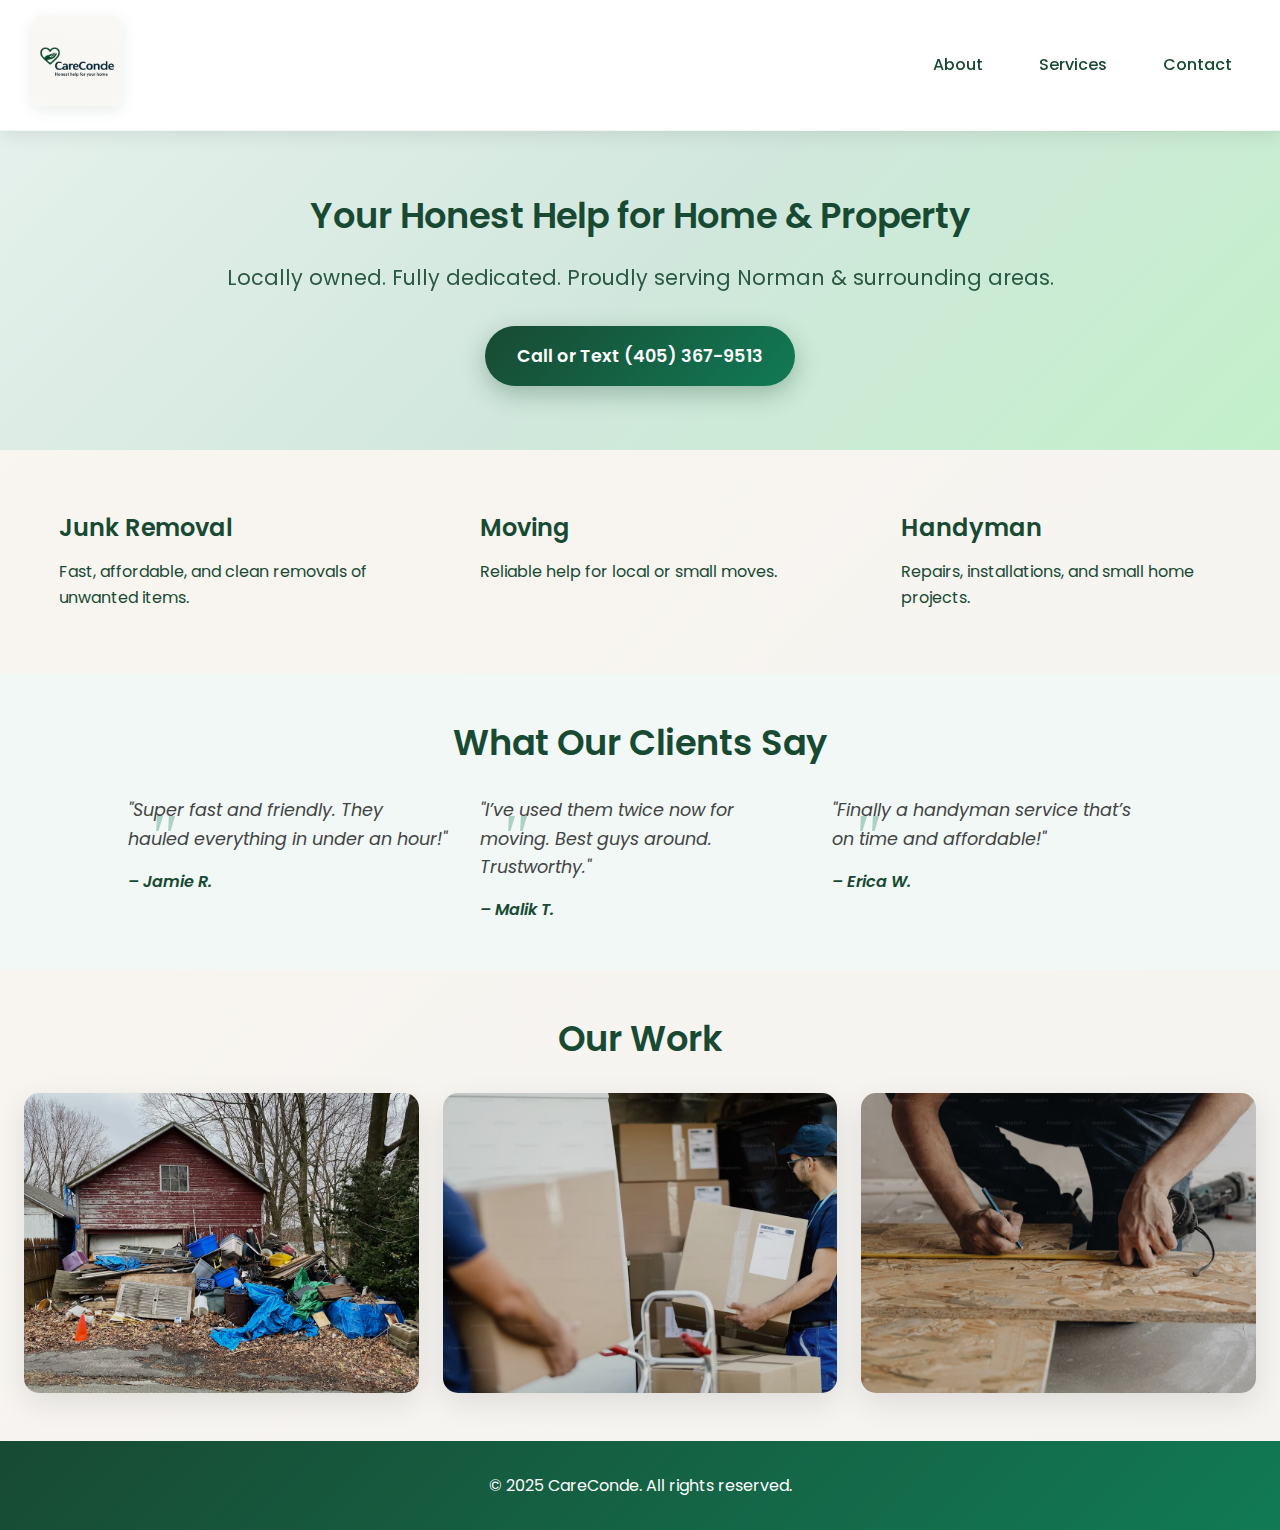
<file: index.html>
<!DOCTYPE html>
<html lang="en">
  <head>
    <meta charset="UTF-8" />
    <meta name="viewport" content="width=device-width, initial-scale=1.0" />
    <title>CareConde | Honest Help for Your Home</title>
    <link rel="stylesheet" href="css/styles.css" />
    <link
      href="https://fonts.googleapis.com/css2?family=Poppins:wght@400;600&display=swap"
      rel="stylesheet"
    />
    <meta
      name="description"
      content="CareConde is your honest help for junk removal, moving, and handyman services in Norman, OK and surrounding areas. Locally owned, fully dedicated."
    />
    <meta
      name="keywords"
      content="junk removal Norman OK, moving help Oklahoma, handyman Norman, CareConde, furniture assembly, remodeling, local services"
    />
  </head>
  <body>
    <header class="navbar">
      <div class="logo">
        <img src="assets/images/IMG_5805.jpeg" alt="CareConde Logo" />
      </div>
      <nav>
        <div class="hamburger" id="hamburger">&#9776;</div>
        <ul class="nav-links" id="navLinks">
          <li><a href="about.html">About</a></li>
          <li><a href="services.html">Services</a></li>
          <li><a href="contact.html">Contact</a></li>
        </ul>
      </nav>
    </header>

    <section class="hero">
      <div class="hero-text">
        <h2>Your Honest Help for Home & Property</h2>
        <p>
          Locally owned. Fully dedicated. Proudly serving Norman & surrounding
          areas.
        </p>
        <a class="cta-button" href="tel:4053679513"
          >Call or Text (405) 367-9513</a
        >
      </div>
    </section>

    <section class="services-preview">
      <div class="service-card">
        <h3>Junk Removal</h3>
        <p>Fast, affordable, and clean removals of unwanted items.</p>
      </div>
      <div class="service-card">
        <h3>Moving</h3>
        <p>Reliable help for local or small moves.</p>
      </div>
      <div class="service-card">
        <h3>Handyman</h3>
        <p>Repairs, installations, and small home projects.</p>
      </div>
    </section>

    <section style="background-color: #f1f8f5; padding: 3rem 1.5rem">
      <h2 style="text-align: center; margin-bottom: 2rem">
        What Our Clients Say
      </h2>
      <div
        style="
          display: flex;
          flex-wrap: wrap;
          justify-content: center;
          gap: 2rem;
        "
      >
        <div class="testimonial-card">
          <p>
            "Super fast and friendly. They hauled everything in under an hour!"
          </p>
          <strong>– Jamie R.</strong>
        </div>
        <div class="testimonial-card">
          <p>
            "I’ve used them twice now for moving. Best guys around.
            Trustworthy."
          </p>
          <strong>– Malik T.</strong>
        </div>
        <div class="testimonial-card">
          <p>"Finally a handyman service that’s on time and affordable!"</p>
          <strong>– Erica W.</strong>
        </div>
      </div>
    </section>

    <section style="padding: 3rem 1.5rem">
      <h2 style="text-align: center; margin-bottom: 2rem">Our Work</h2>
      <div class="gallery-grid">
        <img
          src="assets/images/photo-1584786454449-ecc77738684c.avif"
          alt="Junk removal before/after"
        />
        <img
          src="assets/images/premium_photo-1661409078904-42334551db0c.avif"
          alt="Moving job"
        />
        <img
          src="assets/images/premium_photo-1682597001042-c130c0627a7e.avif"
          alt="Handyman fix"
        />
      </div>
    </section>

    <footer>
      <p>&copy; 2025 CareConde. All rights reserved.</p>
    </footer>

    <script src="js/script.js"></script>
    <script>
      // Hamburger toggle
      document.getElementById("hamburger").addEventListener("click", () => {
        document.getElementById("navLinks").classList.toggle("active");
      });

      // Highlight current page in nav
      const navLinks = document.querySelectorAll(".nav-links a");
      navLinks.forEach((link) => {
        if (link.href === window.location.href) {
          link.classList.add("active-link");
        }
      });
    </script>
  </body>
</html>
</file>
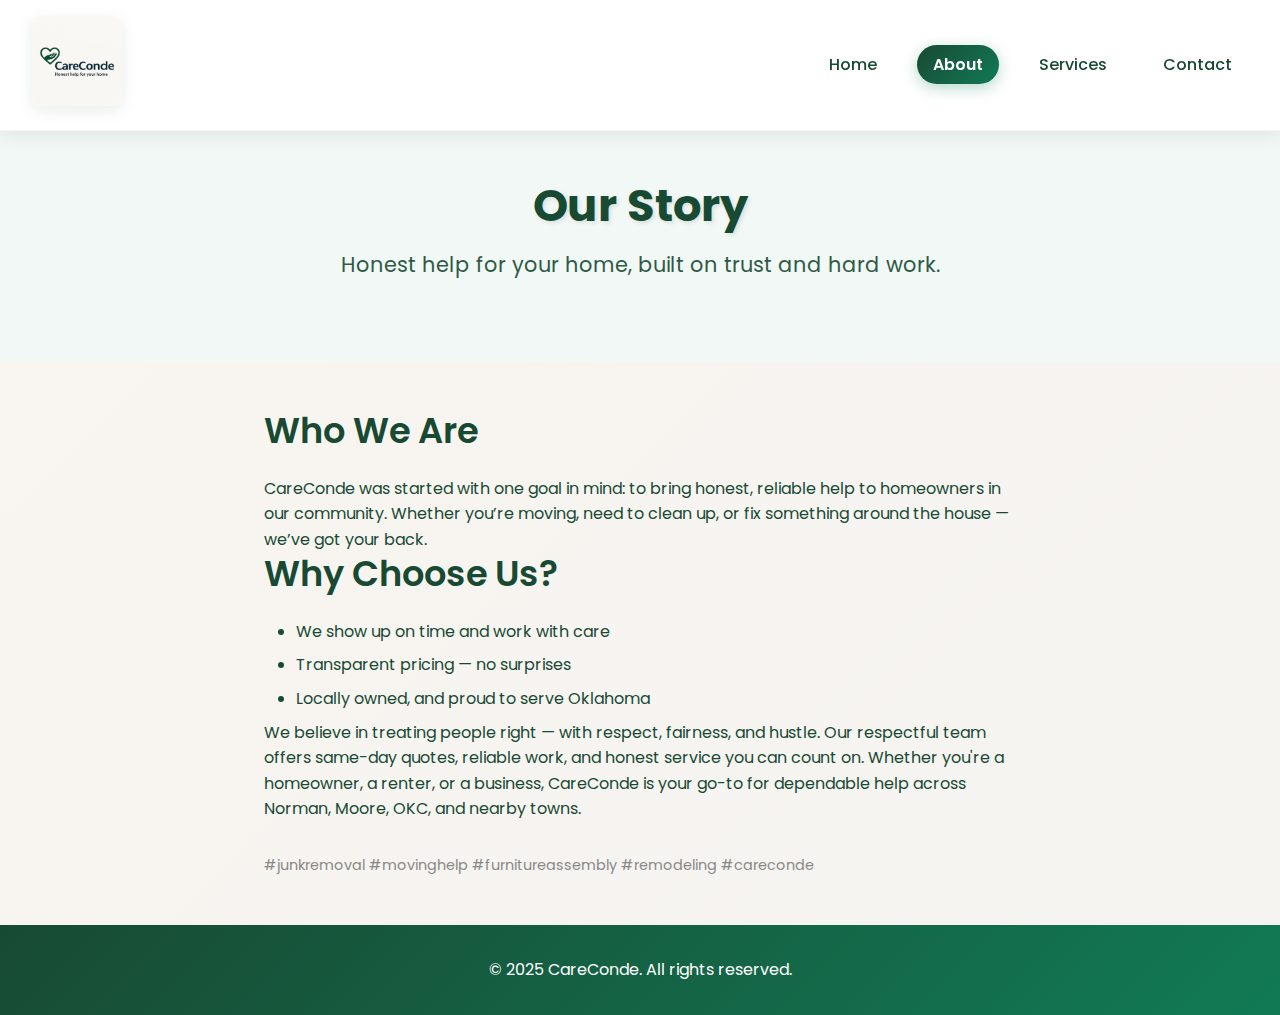
<file: about.html>
<!DOCTYPE html>
<html lang="en">
  <head>
    <meta charset="UTF-8" />
    <meta name="viewport" content="width=device-width, initial-scale=1.0" />
    <title>About | CareConde</title>
    <link rel="stylesheet" href="css/styles.css" />
    <link rel="preconnect" href="https://fonts.googleapis.com" />
    <link rel="preconnect" href="https://fonts.gstatic.com" crossorigin />
    <link
      href="https://fonts.googleapis.com/css2?family=Poppins:wght@400;600&display=swap"
      rel="stylesheet"
    />
    <meta
      name="description"
      content="Learn about CareConde, a locally-owned business dedicated to providing honest junk removal, moving, and handyman services in Norman, OK."
    />
    <meta
      name="keywords"
      content="about CareConde, honest help Norman, local handyman, reliable movers Oklahoma"
    />
  </head>
  <body>
    <header class="navbar">
      <div class="logo">
        <img src="assets/images/IMG_5805.jpeg" alt="CareConde Logo" />
      </div>
      <nav>
        <button
          class="hamburger"
          id="hamburger"
          aria-label="Toggle navigation"
          aria-expanded="false"
        >
          &#9776;
        </button>
        <ul class="nav-links" id="navLinks">
          <li><a href="index.html">Home</a></li>
          <li><a href="about.html">About</a></li>
          <li><a href="services.html">Services</a></li>
          <li><a href="contact.html">Contact</a></li>
        </ul>
      </nav>
    </header>

    <main>
      <section class="hero-small">
        <div class="hero-text">
          <h1>Our Story</h1>
          <p>Honest help for your home, built on trust and hard work.</p>
        </div>
      </section>

      <section class="content-page">
        <h2>Who We Are</h2>
        <p>
          CareConde was started with one goal in mind: to bring honest, reliable
          help to homeowners in our community. Whether you’re moving, need to
          clean up, or fix something around the house — we’ve got your back.
        </p>

        <h2>Why Choose Us?</h2>
        <ul class="feature-list">
          <li>We show up on time and work with care</li>
          <li>Transparent pricing — no surprises</li>
          <li>Locally owned, and proud to serve Oklahoma</li>
        </ul>

        <p>
          We believe in treating people right — with respect, fairness, and
          hustle. Our respectful team offers same-day quotes, reliable work, and
          honest service you can count on. Whether you're a homeowner, a renter,
          or a business, CareConde is your go-to for dependable help across
          Norman, Moore, OKC, and nearby towns.
        </p>

        <div class="hashtags">
          #junkremoval #movinghelp #furnitureassembly #remodeling #careconde
        </div>
      </section>
    </main>

    <footer>
      <p>&copy; 2025 CareConde. All rights reserved.</p>
    </footer>

    <script src="js/script.js"></script>
  </body>
</html>
</file>
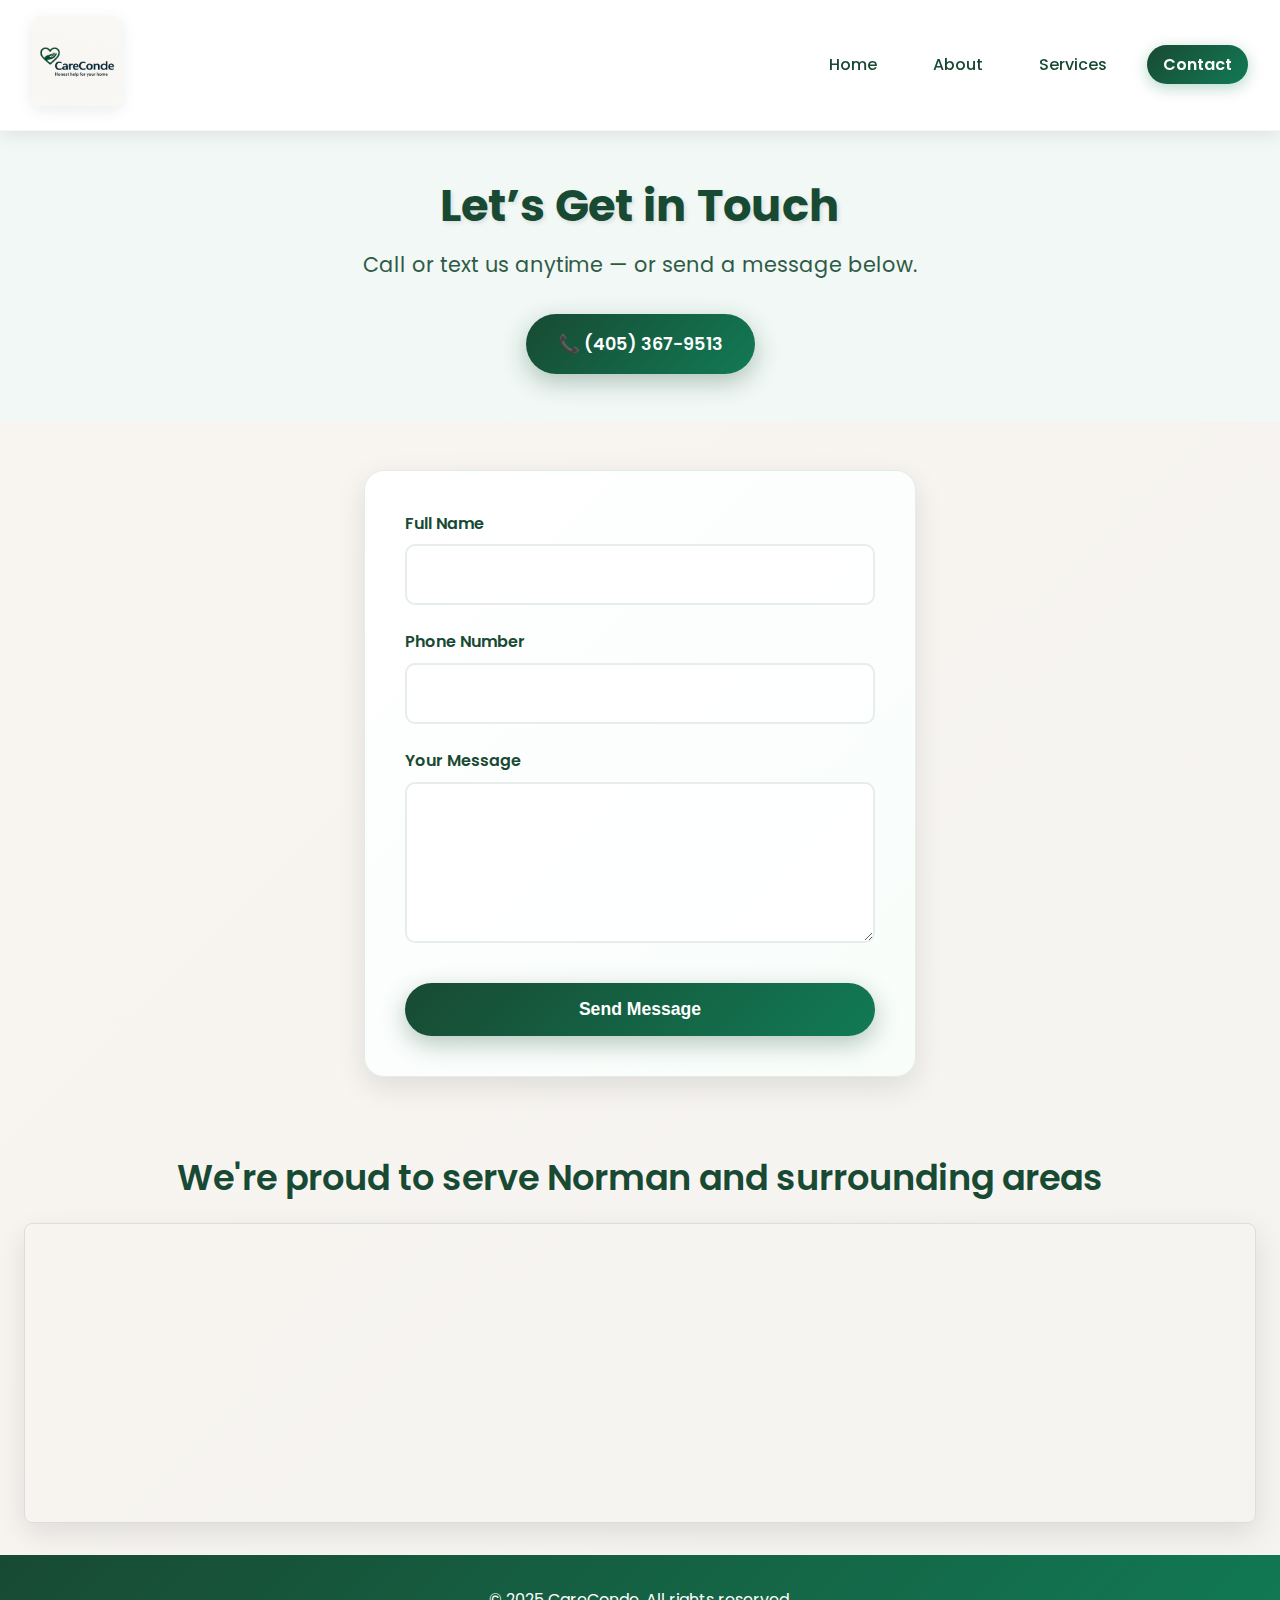
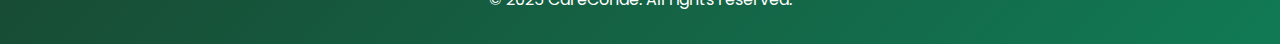
<file: contact.html>
<!DOCTYPE html>
<html lang="en">
  <head>
    <meta charset="UTF-8" />
    <meta name="viewport" content="width=device-width, initial-scale=1.0" />
    <title>Contact | CareConde</title>
    <link rel="stylesheet" href="css/styles.css" />
    <link rel="preconnect" href="https://fonts.googleapis.com" />
    <link rel="preconnect" href="https://fonts.gstatic.com" crossorigin />
    <link
      href="https://fonts.googleapis.com/css2?family=Poppins:wght@400;600&display=swap"
      rel="stylesheet"
    />
    <meta
      name="description"
      content="Contact CareConde for a free quote on junk removal, moving, or handyman services in the Norman, OK area. Call, text, or send us a message!"
    />
    <meta
      name="keywords"
      content="contact CareConde, get a quote, free estimate, Norman OK services, phone number"
    />
  </head>

  <body>
    <header class="navbar">
      <div class="logo">
        <img src="assets/images/IMG_5805.jpeg" alt="CareConde Logo" />
      </div>
      <nav>
        <button
          class="hamburger"
          id="hamburger"
          aria-label="Toggle navigation"
          aria-expanded="false"
        >
          &#9776;
        </button>
        <ul class="nav-links" id="navLinks">
          <li><a href="index.html">Home</a></li>
          <li><a href="about.html">About</a></li>
          <li><a href="services.html">Services</a></li>
          <li><a href="contact.html">Contact</a></li>
        </ul>
      </nav>
    </header>

    <main>
      <section class="hero-small">
        <div class="hero-text">
          <h1>Let’s Get in Touch</h1>
          <p>Call or text us anytime — or send a message below.</p>
          <a class="cta-button" href="tel:4053679513"
            ><span aria-hidden="true">📞</span> (405) 367-9513</a
          >
        </div>
      </section>

      <section class="contact-form-section">
        <form id="contactForm" name="contact" data-netlify="true">
          <label for="name">Full Name</label>
          <input type="text" id="name" name="name" required />

          <label for="phone">Phone Number</label>
          <input type="tel" id="phone" name="phone" required />

          <label for="message">Your Message</label>
          <textarea id="message" name="message" rows="5" required></textarea>

          <button type="submit" class="cta-button">Send Message</button>
        </form>
      </section>

      <section class="service-area-section">
        <h2>We're proud to serve Norman and surrounding areas</h2>
        <div class="map-container">
          <iframe
            src="https://www.google.com/maps/embed?pb=!1m18!1m12!1m3!1d104573.28722151755!2d-97.52521568288593!3d35.222599900000004!2m3!1f0!2f0!3f0!3m2!1i1024!2i768!4f13.1!3m3!1m2!1s0x87b2685a53915555%3A0x24b6524581979331!2sNorman%2C%20OK!5e0!3m2!1sen!2sus!4v1672531234567!5m2!1sen!2sus"
            width="100%"
            height="100%"
            style="border: 0"
            allowfullscreen=""
            loading="lazy"
            referrerpolicy="no-referrer-when-downgrade"
            title="Map of CareConde service area centered on Norman, Oklahoma"
          ></iframe>
        </div>
      </section>
    </main>

    <footer>
      <p>© 2025 CareConde. All rights reserved.</p>
    </footer>

    <script src="js/script.js"></script>
  </body>
</html>
</file>
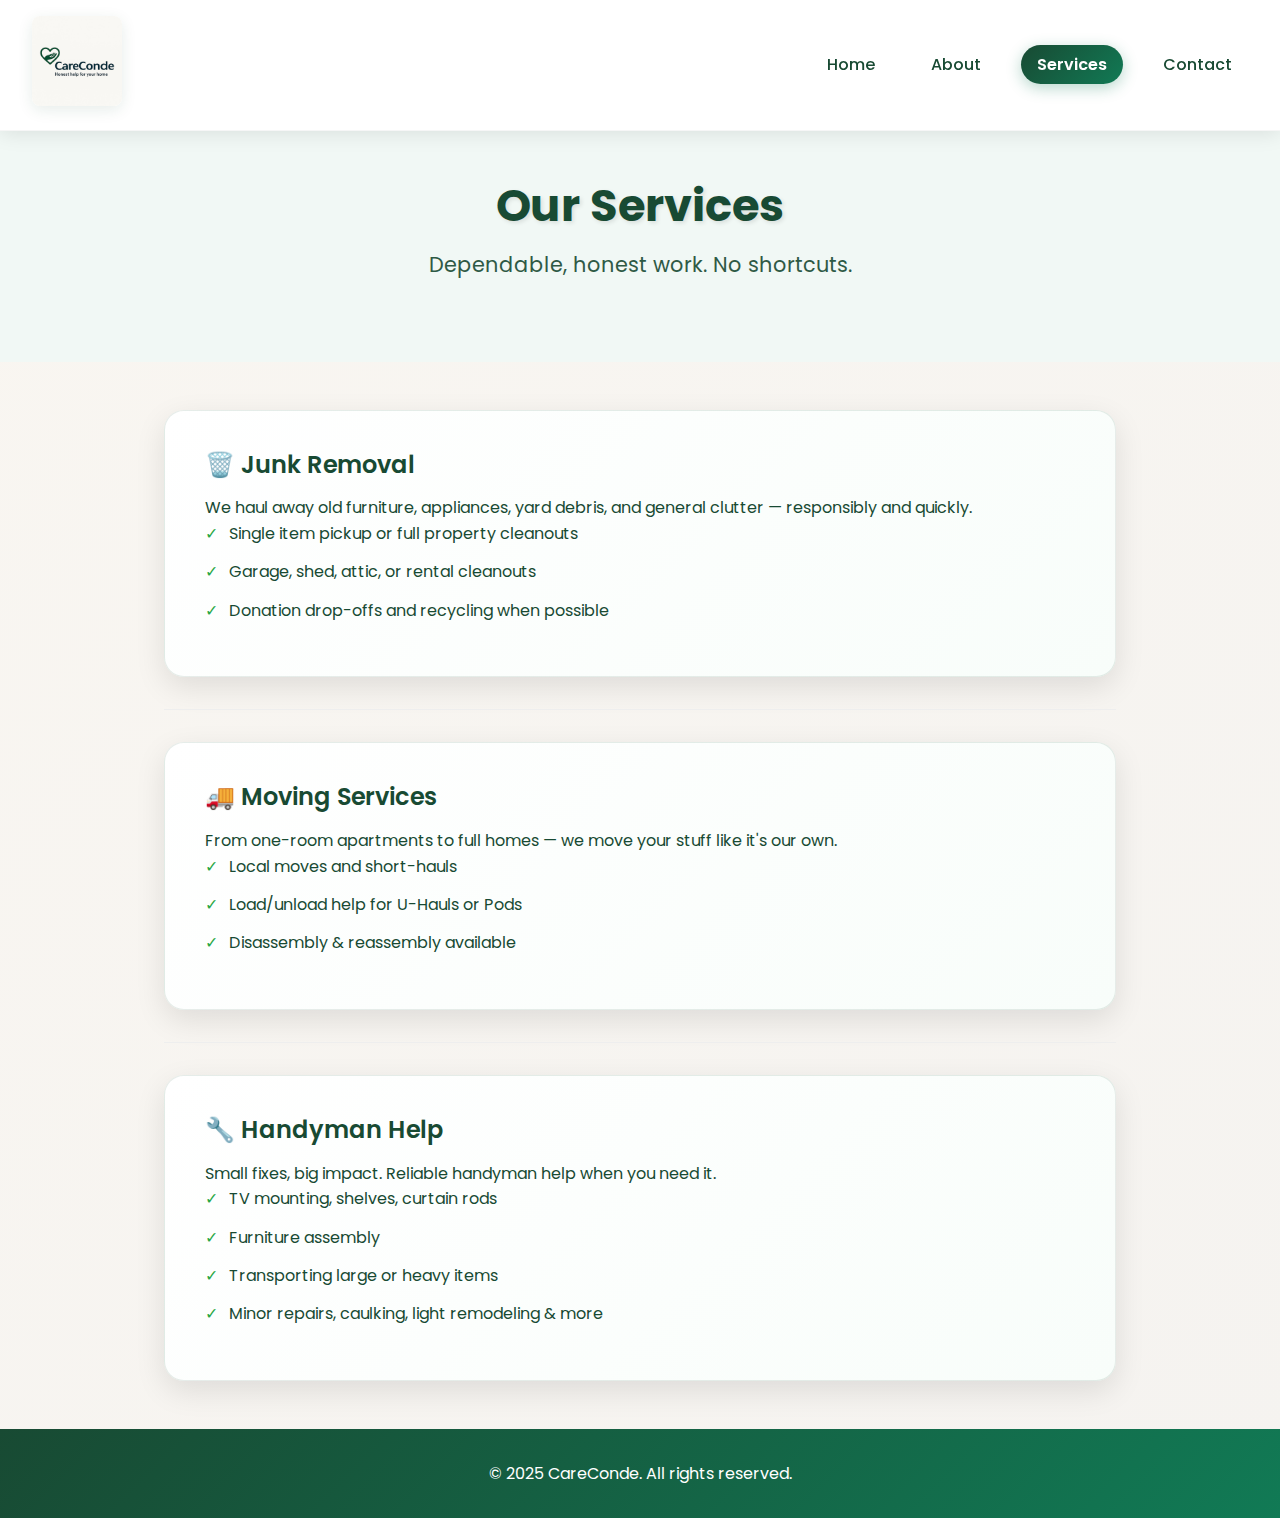
<file: services.html>
<!DOCTYPE html>
<html lang="en">
  <head>
    <meta charset="UTF-8" />
    <meta name="viewport" content="width=device-width, initial-scale=1.0" />
    <title>Services | CareConde</title>
    <link rel="stylesheet" href="css/styles.css" />
    <link rel="preconnect" href="https://fonts.googleapis.com" />
    <link rel="preconnect" href="https://fonts.gstatic.com" crossorigin />
    <link
      href="https://fonts.googleapis.com/css2?family=Poppins:wght@400;600&display=swap"
      rel="stylesheet"
    />
    <meta
      name="description"
      content="See our full list of services, including junk removal, local moving, and handyman help in Norman, Moore, OKC, and surrounding areas."
    />
    <meta
      name="keywords"
      content="services, junk removal, moving services, handyman, property cleanout, furniture assembly, local movers Norman OK"
    />
  </head>
  <body>
    <header class="navbar">
      <div class="logo">
        <img src="assets/images/IMG_5805.jpeg" alt="CareConde Logo" />
      </div>
      <nav>
        <button
          class="hamburger"
          id="hamburger"
          aria-label="Toggle navigation"
          aria-expanded="false"
        >
          &#9776;
        </button>
        <ul class="nav-links" id="navLinks">
          <li><a href="index.html">Home</a></li>
          <li><a href="about.html">About</a></li>
          <li><a href="services.html">Services</a></li>
          <li><a href="contact.html">Contact</a></li>
        </ul>
      </nav>
    </header>

    <main>
      <section class="hero-small">
        <div class="hero-text">
          <h1>Our Services</h1>
          <p>Dependable, honest work. No shortcuts.</p>
        </div>
      </section>

      <section class="services-page-content">
        <article class="service-detail">
          <h3><span aria-hidden="true">🗑️</span> Junk Removal</h3>
          <p>
            We haul away old furniture, appliances, yard debris, and general
            clutter — responsibly and quickly.
          </p>
          <ul class="feature-list">
            <li>Single item pickup or full property cleanouts</li>
            <li>Garage, shed, attic, or rental cleanouts</li>
            <li>Donation drop-offs and recycling when possible</li>
          </ul>
        </article>

        <hr class="section-divider" />

        <article class="service-detail">
          <h3><span aria-hidden="true">🚚</span> Moving Services</h3>
          <p>
            From one-room apartments to full homes — we move your stuff like
            it's our own.
          </p>
          <ul class="feature-list">
            <li>Local moves and short-hauls</li>
            <li>Load/unload help for U-Hauls or Pods</li>
            <li>Disassembly & reassembly available</li>
          </ul>
        </article>

        <hr class="section-divider" />

        <article class="service-detail">
          <h3><span aria-hidden="true">🔧</span> Handyman Help</h3>
          <p>
            Small fixes, big impact. Reliable handyman help when you need it.
          </p>
          <ul class="feature-list">
            <li>TV mounting, shelves, curtain rods</li>
            <li>Furniture assembly</li>
            <li>Transporting large or heavy items</li>
            <li>Minor repairs, caulking, light remodeling & more</li>
          </ul>
        </article>
      </section>
    </main>

    <footer>
      <p>&copy; 2025 CareConde. All rights reserved.</p>
    </footer>

    <script src="js/script.js"></script>
  </body>
</html>
</file>
<file: css/styles.css>
/* =================================== */
/* 0. SETUP & CUSTOM PROPERTIES (VARIABLES)
/* =================================== */
:root {
  /* Colors */
  --color-primary-dark: #184a33;
  --color-primary-light: #117a55;
  --color-accent: #28a745;
  --color-text: #444;
  --color-text-light: #555;
  --color-white: #fff;
  --color-background-light: #f8fdfa;
  --color-background-main: linear-gradient(135deg, #f9f6f1 0%, #f5f3f0 100%);
  --color-border: rgba(24, 74, 51, 0.1);

  /* Gradients */
  --gradient-primary: linear-gradient(
    135deg,
    var(--color-primary-dark),
    var(--color-primary-light)
  );
  --gradient-background-card: linear-gradient(
    135deg,
    var(--color-white),
    var(--color-background-light)
  );

  /* Fonts */
  --font-family-main: "Poppins", sans-serif;

  /* Sizing & Spacing */
  --border-radius-sm: 8px;
  --border-radius-md: 15px;
  --border-radius-lg: 20px;
  --border-radius-pill: 50px;

  /* Shadows */
  --shadow-sm: 0 4px 15px rgba(24, 74, 51, 0.1);
  --shadow-md: 0 10px 30px rgba(0, 0, 0, 0.1);
  --shadow-lg: 0 15px 40px rgba(0, 0, 0, 0.2);
  --shadow-hover: 0 12px 35px rgba(24, 74, 51, 0.4);

  /* Transitions */
  --transition-fast: all 0.3s ease;
  --transition-med: all 0.4s ease;
}

/* =================================== */
/* 1. GENERAL RESETS & BASE STYLES
/* =================================== */
* {
  margin: 0;
  padding: 0;
  box-sizing: border-box;
}

html {
  scroll-behavior: smooth;
}

body {
  font-family: var(--font-family-main);
  background: var(--color-background-main);
  color: var(--color-primary-dark);
  line-height: 1.6;
  overflow-x: hidden;
}

h1,
h2,
h3 {
  font-weight: 600;
  line-height: 1.2;
}

h1 {
  font-size: 2.8rem;
  margin-bottom: 1rem;
}
h2 {
  font-size: 2.2rem;
  margin-bottom: 1.5rem;
}
h3 {
  font-size: 1.5rem;
  margin-bottom: 1rem;
}

/* =================================== */
/* 2. NAVBAR
/* =================================== */
.navbar {
  background: rgba(255, 255, 255, 0.95);
  backdrop-filter: blur(20px);
  display: flex;
  justify-content: space-between;
  align-items: center;
  padding: 1rem 2rem;
  border-bottom: 1px solid rgba(224, 224, 224, 0.3);
  position: sticky;
  top: 0;
  z-index: 1000;
  box-shadow: 0 2px 20px rgba(0, 0, 0, 0.1);
  animation: slideDown 0.8s ease-out;
}

.logo img {
  height: 80px;
  border-radius: var(--border-radius-sm);
  box-shadow: var(--shadow-sm);
  transition: var(--transition-fast);
}

.logo img:hover {
  box-shadow: 0 6px 25px rgba(24, 74, 51, 0.2);
  transform: scale(1.05);
}

.nav-links {
  list-style: none;
  display: flex;
  gap: 1.5rem;
}

.nav-links a {
  text-decoration: none;
  color: var(--color-primary-dark);
  font-weight: 500;
  padding: 0.5rem 1rem;
  border-radius: var(--border-radius-pill);
  transition: var(--transition-fast);
}

.nav-links a:hover {
  color: var(--color-primary-light);
  background: rgba(17, 122, 85, 0.1);
  transform: translateY(-2px);
}

.nav-links a.active-link {
  background: var(--gradient-primary);
  color: var(--color-white);
  font-weight: 600;
  box-shadow: 0 4px 15px rgba(17, 122, 85, 0.3);
}

.hamburger {
  display: none; /* Hidden by default, shown in media query */
  font-size: 1.8rem;
  color: var(--color-primary-dark);
  cursor: pointer;
  /* Reset button styles */
  background: transparent;
  border: none;
  transition: var(--transition-fast);
}

.hamburger:hover {
  color: var(--color-primary-light);
  transform: scale(1.1);
}

/* =================================== */
/* 3. HERO SECTIONS
/* =================================== */
.hero,
.hero-small {
  text-align: center;
  padding: 4rem 2rem;
  animation: fadeInUp 1s ease-out;
}

.hero {
  background: linear-gradient(135deg, #e5f1ec 0%, #d1e7dd 50%, #c3f0ca 100%);
}

.hero-small {
  background-color: #f1f8f5;
  padding: 3rem 1.5rem;
}

.hero h1,
.hero-small h1 {
  font-size: 2.8rem;
  font-weight: 700;
  text-shadow: 2px 2px 4px rgba(0, 0, 0, 0.1);
}

.hero p,
.hero-small p {
  font-size: 1.3rem;
  margin-bottom: 2rem;
  opacity: 0.9;
}

/* =================================== */
/* 4. REUSABLE COMPONENTS
/* =================================== */

/* --- Buttons --- */
.cta-button {
  background: var(--gradient-primary);
  color: var(--color-white);
  padding: 1rem 2rem;
  border: none;
  border-radius: var(--border-radius-pill);
  font-size: 1.1rem;
  font-weight: 600;
  text-decoration: none;
  box-shadow: 0 8px 25px rgba(24, 74, 51, 0.3);
  transition: var(--transition-fast);
  cursor: pointer;
  display: inline-block;
}

.cta-button:hover {
  transform: translateY(-3px);
  box-shadow: var(--shadow-hover);
}

/* --- Base Card Style --- */
/* This is a base style for all cards to reduce repetition */
.card {
  background: var(--gradient-background-card);
  border-radius: var(--border-radius-lg);
  padding: 2.5rem;
  box-shadow: var(--shadow-md);
  border: 1px solid var(--color-border);
  transition: var(--transition-med);
  text-align: center;
}

.card:hover {
  transform: translateY(-10px);
  box-shadow: 0 20px 40px rgba(0, 0, 0, 0.15);
}

/* --- Specific Card Styles --- */
.service-card {
  width: 300px;
}
.service-card::before {
  content: "";
  position: absolute;
  top: 0;
  left: 0;
  right: 0;
  height: 4px;
  background: linear-gradient(
    90deg,
    var(--color-primary-dark),
    var(--color-primary-light),
    var(--color-accent)
  );
  transform: scaleX(0);
  transform-origin: left;
  transition: transform var(--transition-med);
}
.service-card:hover::before {
  transform: scaleX(1);
}

.testimonial-card {
  font-style: italic;
  position: relative;
  max-width: 320px;
}
.testimonial-card p {
  font-size: 1.1rem;
  margin-bottom: 1rem;
  color: var(--color-text);
}
.testimonial-card strong {
  color: var(--color-primary-dark);
  font-weight: 600;
}
.testimonial-card::before {
  content: '"';
  position: absolute;
  top: -10px;
  left: 20px;
  font-size: 4rem;
  color: var(--color-primary-light);
  opacity: 0.3;
  font-family: Georgia, serif;
}

/* =================================== */
/* 5. PAGE-SPECIFIC SECTIONS
/* =================================== */

/* --- General Content Pages (About, Services) --- */
.content-page,
.services-page-content {
  max-width: 800px;
  margin: 0 auto;
  padding: 3rem 1.5rem;
}

.services-page-content {
  max-width: 1000px;
}

.feature-list {
  list-style: disc;
  padding-left: 2rem;
  text-align: left;
}
.feature-list li {
  margin-bottom: 0.5rem;
}

.hashtags {
  font-size: 0.9rem;
  color: #888;
  margin-top: 2rem;
}

.service-detail {
  background: var(--gradient-background-card);
  padding: 2.5rem;
  border-radius: var(--border-radius-lg);
  box-shadow: var(--shadow-md);
  border: 1px solid var(--color-border);
  transition: var(--transition-fast);
}
.service-detail:hover {
  transform: translateY(-5px);
  box-shadow: var(--shadow-lg);
}
.service-detail ul {
  list-style: none;
  padding-left: 0;
}
.service-detail ul li {
  position: relative;
  padding-left: 1.5rem;
  margin-bottom: 0.8rem;
}
.service-detail ul li::before {
  content: "✓";
  position: absolute;
  left: 0;
  color: var(--color-accent);
}

/* --- Homepage Sections (Preview, Testimonials, Gallery) --- */
.services-preview {
  display: flex;
  flex-wrap: wrap;
  justify-content: space-around;
  gap: 2rem;
  padding: 4rem 1.5rem;
}

.testimonials {
  background-color: #f1f8f5;
  padding: 3rem 1.5rem;
  text-align: center;
}
.testimonial-container {
  display: flex;
  flex-wrap: wrap;
  justify-content: center;
  gap: 2rem;
}

.gallery {
  padding: 3rem 1.5rem;
  text-align: center;
}
.gallery-grid {
  display: grid;
  grid-template-columns: repeat(auto-fit, minmax(250px, 1fr));
  gap: 1.5rem;
}
.gallery-grid img {
  width: 100%;
  height: 300px;
  object-fit: cover;
  border-radius: var(--border-radius-md);
  box-shadow: var(--shadow-md);
  transition: var(--transition-med);
  filter: brightness(0.9);
}
.gallery-grid img:hover {
  transform: scale(1.05);
  box-shadow: var(--shadow-lg);
  filter: brightness(1);
}

/* --- Contact Page Sections --- */
.contact-form-section {
  padding: 3rem 1.5rem;
  max-width: 600px;
  margin: 0 auto;
}

.service-area-section {
  padding: 2rem 1.5rem;
  text-align: center;
}

.map-container {
  width: 100%;
  height: 300px;
  border-radius: var(--border-radius-sm);
  overflow: hidden;
  border: 1px solid #ddd;
  box-shadow: var(--shadow-md);
}

/* =================================== */
/* 6. FORMS
/* =================================== */
form {
  background: var(--gradient-background-card);
  padding: 2.5rem;
  border-radius: var(--border-radius-lg);
  box-shadow: var(--shadow-md);
  border: 1px solid var(--color-border);
}
form label {
  display: block;
  margin-bottom: 0.5rem;
  font-weight: 600;
}
form input,
form textarea {
  display: block;
  width: 100%;
  margin-bottom: 1.5rem;
  padding: 1rem;
  border: 2px solid var(--color-border);
  border-radius: 10px;
  font-family: inherit;
  font-size: 1rem;
  transition: var(--transition-fast);
  background: rgba(255, 255, 255, 0.8);
}
form input:focus,
form textarea:focus {
  outline: none;
  border-color: var(--color-primary-light);
  box-shadow: 0 0 0 3px rgba(17, 122, 85, 0.1);
}
form .cta-button {
  width: 100%;
  margin-top: 1rem;
}

/* =================================== */
/* 7. FOOTER
/* =================================== */
footer {
  background: var(--gradient-primary);
  color: var(--color-white);
  text-align: center;
  padding: 2rem;
}

/* =================================== */
/* 8. UTILITIES & ANIMATIONS
/* =================================== */
.text-gradient {
  background: var(--gradient-primary);
  -webkit-background-clip: text;
  -webkit-text-fill-color: transparent;
  background-clip: text;
}

.section-divider {
  margin: 2rem 0;
  border: none;
  border-top: 1px solid #eee;
}

@keyframes slideDown {
  from {
    transform: translateY(-100%);
    opacity: 0;
  }
  to {
    transform: translateY(0);
    opacity: 1;
  }
}

@keyframes fadeInUp {
  from {
    opacity: 0;
    transform: translateY(30px);
  }
  to {
    opacity: 1;
    transform: translateY(0);
  }
}

@media (prefers-reduced-motion: reduce) {
  *,
  *::before,
  *::after {
    animation-duration: 0.01ms !important;
    animation-iteration-count: 1 !important;
    transition-duration: 0.01ms !important;
    scroll-behavior: auto !important;
  }
}

/* =================================== */
/* 9. MEDIA QUERIES (RESPONSIVE)
/* =================================== */
@media (max-width: 768px) {
  h1 {
    font-size: 2.2rem;
  }
  h2 {
    font-size: 1.8rem;
  }

  .navbar {
    padding: 1rem;
  }

  .nav-links {
    display: none;
    flex-direction: column;
    background: rgba(255, 255, 255, 0.98);
    backdrop-filter: blur(20px);
    position: absolute;
    right: 1rem;
    top: 80px; /* Adjust based on navbar height */
    padding: 1.5rem;
    border-radius: var(--border-radius-md);
    box-shadow: var(--shadow-md);
    z-index: 1000;
    animation: fadeInUp 0.3s ease-out;
    gap: 0.5rem;
  }

  .nav-links.active {
    display: flex;
  }

  .hamburger {
    display: block;
  }

  .services-preview {
    flex-direction: column;
    align-items: center;
    padding: 2rem 1rem;
  }

  .service-card {
    width: 100%;
    max-width: 400px;
  }
}

@media (min-width: 1024px) {
  h1 {
    font-size: 3.2rem;
  }
  .logo img {
    height: 90px;
  }
  .service-card {
    width: 320px;
  }
}

/* css/styles.css */

/* Add this new block of CSS */

/* --- Form Success Message --- */
.form-success {
  text-align: center;
  padding: 3rem 1rem;
  border: 2px dashed var(--color-accent);
  border-radius: var(--border-radius-lg);
  background-color: #f0fff4; /* A light green background */
}

.form-success h2 {
  color: var(--color-primary-dark);
  margin-bottom: 1rem;
}

.form-success p {
  color: var(--color-text);
  font-size: 1.1rem;
}

/* --- End of new block --- */
</file>
